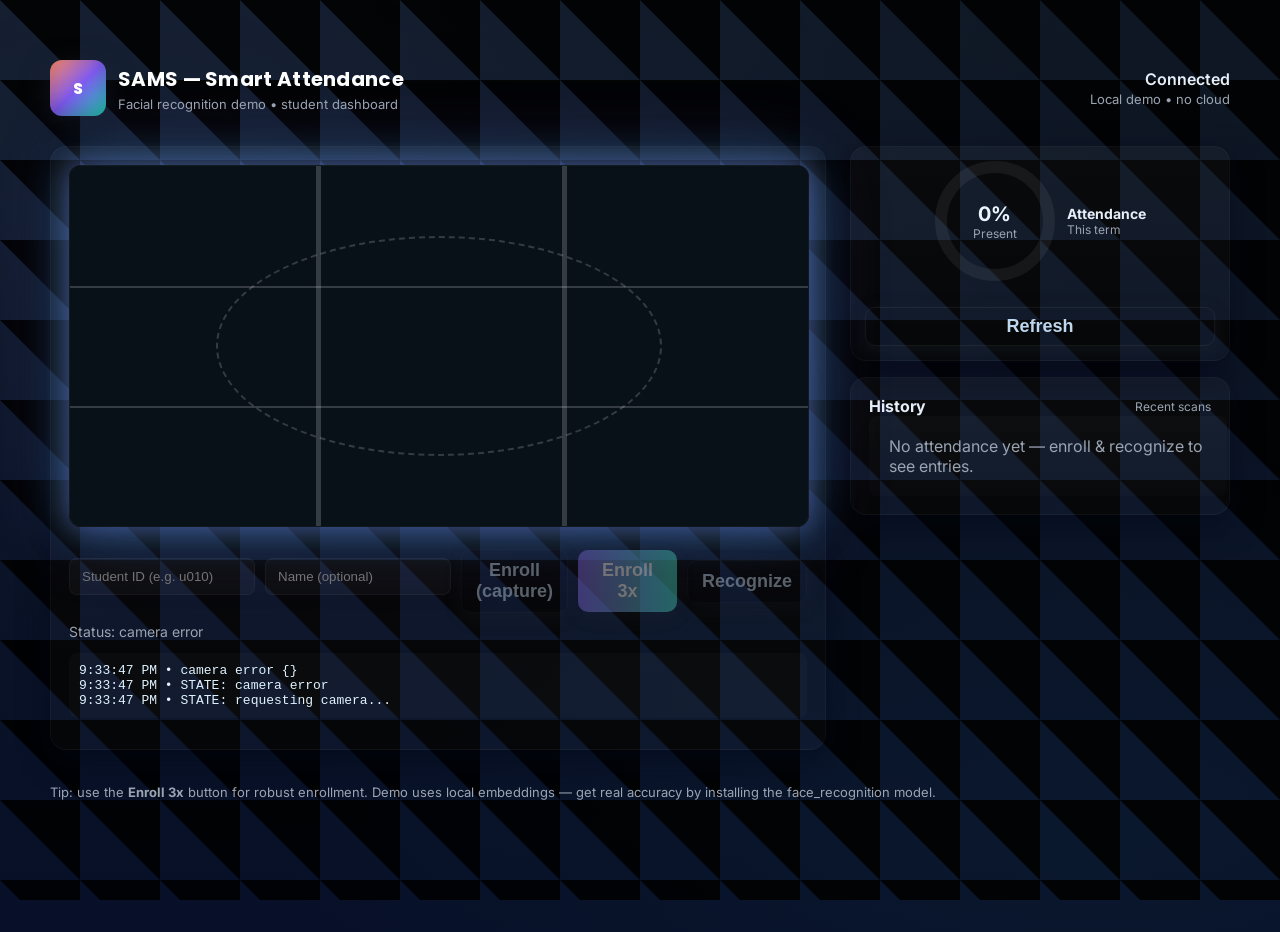
<file: Smart-attendence-system-main/SAMS-starter/frontend/index.html>
<!doctype html>
<html lang="en">
<head>
  <meta charset="utf-8" />
  <meta name="viewport" content="width=device-width,initial-scale=1" />
  <title>SAMS — Smart Attendance Demo</title>
  <link rel="stylesheet" href="style.css">

  
  <link href="https://fonts.googleapis.com/css2?family=Inter:wght@300;400;600;700&family=Poppins:wght@600;800&display=swap" rel="stylesheet">

  <style>
    :root{
      --bg1: #0f1724;
      --bg2: #071028;
      --card: rgba(255,255,255,0.06);
      --glass: rgba(255,255,255,0.06);
      --accent: linear-gradient(135deg,#7f5af0 0%, #1dd3b0 100%);
      --muted: #9aa4b2;
      --success: #21c07a;
      --danger: #ff6b6b;
    }

    html,body{
      height:100%;
      margin:0;
      font-family: "Inter", system-ui, -apple-system, "Segoe UI", Roboto, "Helvetica Neue", Arial;
      color: #e6eef8;
      background: radial-gradient(1000px 500px at 10% 10%, rgba(34,50,80,0.35), transparent),
                  radial-gradient(800px 400px at 85% 90%, rgba(17,45,62,0.25), transparent),
                  linear-gradient(180deg, var(--bg1), var(--bg2));
      -webkit-font-smoothing:antialiased;
      -moz-osx-font-smoothing:grayscale;
    }

    
    body::before{
      content:"";
      position:fixed; inset:0; pointer-events:none; z-index:0;
      background-image: url("data:image/svg+xml,%3Csvg xmlns='http://www.w3.org/2000/svg' width='80' height='80' viewBox='0 0 80 80'%3E%3Crect fill='none' width='80' height='80'/%3E%3Cpath d='M0 0 L80 0 L80 80' stroke='%231b2430' stroke-opacity='0.03' stroke-width='1'/%3E%3C/svg%3E");
      opacity:0.9;
      mix-blend-mode:overlay;
    }

    .container{
      max-width:1180px;
      margin:32px auto;
      padding:28px;
      display:grid;
      grid-template-columns: 1fr 380px;
      gap:24px;
      align-items:start;
      position:relative;
      z-index:1;
    }

    header{
      grid-column:1/-1;
      display:flex;
      align-items:center;
      justify-content:space-between;
      gap:16px;
      margin-bottom:6px;
    }

    .brand{
      display:flex;
      gap:12px;
      align-items:center;
    }
    .logo{
      width:56px; height:56px; border-radius:12px;
      background: linear-gradient(135deg,#ff8a65,#7f5af0 50%, #1dd3b0);
      box-shadow: 0 8px 30px rgba(31,41,55,0.45), inset 0 -6px 18px rgba(0,0,0,0.2);
      display:flex; align-items:center; justify-content:center;
      font-weight:800; font-family:"Poppins"; color:white;
    }
    h1{ font-family:"Poppins"; margin:0; font-size:20px; letter-spacing:0.3px; font-weight:700; color:#fff; }

    .sub{ color:var(--muted); font-size:13px; margin-top:2px; }

    /* LEFT: main card */
    .card{
      background: linear-gradient(180deg, rgba(255,255,255,0.03), rgba(255,255,255,0.02));
      border-radius:16px;
      padding:18px;
      box-shadow: 0 10px 30px rgba(2,8,23,0.5);
      border: 1px solid rgba(255,255,255,0.03);
    }

    .video-wrap{
      width:100%;
      aspect-ratio: 4/3;
      background: linear-gradient(180deg,#0a0f17,#0d141c);
      border-radius:12px;
      overflow:hidden;
      display:flex; align-items:center; justify-content:center;
      position:relative;
      border: 1px solid rgba(255,255,255,0.03);
    }

    video{
      width:100%; height:100%; object-fit:cover; display:block;
      background:#081018;
    }

    .controls{
      display:flex; gap:10px; margin-top:12px; align-items:center;
    }

    input[type="text"]{
      background: rgba(255,255,255,0.03); border:1px solid rgba(255,255,255,0.04);
      padding:10px 12px; border-radius:8px; color:#eaf6ff; outline:none; min-width:160px;
    }

    .btn{
      background: linear-gradient(90deg,#7f5af0,#1dd3b0); color:white; border:none; padding:10px 14px; border-radius:10px;
      cursor:pointer; font-weight:600; box-shadow: 0 6px 18px rgba(31,41,55,0.35);
    }
    .btn.secondary{
      background:transparent; border:1px solid rgba(255,255,255,0.06); color:#bcd7ee;
    }
    .btn:disabled{ opacity:0.45; pointer-events:none; filter:grayscale(0.2) contrast(.9); }

    .status{
      margin-top:10px; color:var(--muted); font-size:14px;
    }

    /* RIGHT: sidebar */
    .sidebar{
      display:flex; flex-direction:column; gap:16px;
    }

    .card.small{
      padding:14px;
      display:flex; flex-direction:column; gap:10px;
      align-items:center;
    }

    .progress-ring{
      width:120px; height:120px; position:relative;
    }
    .progress-center{
      position:absolute; inset:0; display:flex; align-items:center; justify-content:center; flex-direction:column;
    }
    .pct{ font-weight:700; font-size:20px; color:#eaf6ff; }
    .label{ color:var(--muted); font-size:12px; }

    .history{
      width:100%; max-height:220px; overflow:auto; border-radius:8px; padding:8px;
      background: linear-gradient(180deg, rgba(255,255,255,0.02), rgba(255,255,255,0.01));
    }
    .hist-item{ display:flex; justify-content:space-between; gap:10px; padding:8px 6px; border-bottom:1px dashed rgba(255,255,255,0.02); color:#cfe8ff; font-size:13px; }
    .hist-item small{ color:var(--muted); font-size:12px; }

    footer{ grid-column:1/-1; color:var(--muted); font-size:13px; margin-top:10px; }

    /* responsive */
    @media (max-width:980px){
      .container{ grid-template-columns: 1fr; padding:16px; }
      .sidebar{ order:2; }
    }
  </style>
</head>
<body>
  <div class="container">
    <header>
      <div class="brand">
        <div class="logo">S</div>
        <div>
          <h1>SAMS — Smart Attendance</h1>
          <div class="sub">Facial recognition demo • student dashboard</div>
        </div>
      </div>

      <div style="text-align:right">
        <div style="font-weight:600">Connected</div>
        <div class="sub">Local demo • no cloud</div>
      </div>
    </header>

    <!-- Left column -->
    <main class="card">
      <div class="video-wrap" id="videoWrap">
        <video id="video" autoplay muted playsinline></video>
        <div class="grid-overlay"></div>  
        <div class="face-guide"></div> 
      </div>

      <div class="controls" style="align-items:center;">
        <input id="studentId" type="text" placeholder="Student ID (e.g. u010)" />
        <input id="studentName" type="text" placeholder="Name (optional)" />
        <button id="enrollBtn" class="btn secondary">Enroll (capture)</button>
        <button id="enrollMultiBtn" class="btn">Enroll 3x</button>
        <button id="recognizeBtn" class="btn secondary">Recognize</button>
      </div>

      <div class="status">
        Status: <span id="state">initializing...</span>
      </div>

      <div style="margin-top:12px;">
        <pre id="log" style="background:rgba(255,255,255,0.02); padding:10px; border-radius:8px; color:#dff3ff; max-height:160px; overflow:auto;"></pre>
      </div>
    </main>

    <!-- Right column -->
    <aside class="sidebar">
      <div class="card small">
        <div style="display:flex; align-items:center; gap:12px;">
          <div class="progress-ring" id="ringWrap">
            
          </div>
          <div style="text-align:left">
            <div style="font-size:14px; font-weight:700">Attendance</div>
            <div class="label">This term</div>
          </div>
        </div>
        <div style="width:100%; display:flex; justify-content:center; margin-top:6px;">
          <button id="refreshAttendance" class="btn secondary" style="padding:8px 10px">Refresh</button>
        </div>
      </div>

      <div class="card">
        <div style="display:flex; justify-content:space-between; align-items:center;">
          <div style="font-weight:700">History</div>
          <div class="label">Recent scans</div>
        </div>
        <div class="history" id="historyList">
          <div style="padding:12px; color:var(--muted)">No attendance yet — enroll & recognize to see entries.</div>
        </div>
      </div>
    </aside>

    <footer>
      Tip: use the <strong>Enroll 3x</strong> button for robust enrollment. Demo uses local embeddings — get real accuracy by installing the face_recognition model.
    </footer>
  </div>

  <script>
  
  const stateEl = document.getElementById('state');
  const logEl = document.getElementById('log');
  const ringWrap = document.getElementById('ringWrap');
  const historyList = document.getElementById('historyList');

  function setState(s){ stateEl.innerText = s; logMsg('STATE:', s); }
  function logMsg(...args){
    console.log(...args);
    const line = document.createElement('div');
    line.textContent = (new Date().toLocaleTimeString()) + ' • ' + args.map(a => typeof a === 'object' ? JSON.stringify(a) : String(a)).join(' ');
    logEl.prepend(line);
    while(logEl.childElementCount > 60) logEl.removeChild(logEl.lastChild);
  }

  function makeRing(pct=0){
    ringWrap.innerHTML = '';
    const size=120, stroke=12;
    const radius = (size - stroke)/2;
    const c = document.createElementNS('http://www.w3.org/2000/svg','svg');
    c.setAttribute('width', size);
    c.setAttribute('height', size);
    const bg = document.createElementNS(c.namespaceURI,'circle');
    bg.setAttribute('cx',size/2); bg.setAttribute('cy',size/2); bg.setAttribute('r', radius);
    bg.setAttribute('stroke', 'rgba(255,255,255,0.06)');
    bg.setAttribute('stroke-width', stroke);
    bg.setAttribute('fill','none');
    c.appendChild(bg);
    const fg = document.createElementNS(c.namespaceURI,'circle');
    fg.setAttribute('cx',size/2); fg.setAttribute('cy',size/2); fg.setAttribute('r', radius);
    fg.setAttribute('stroke-linecap','round');
    fg.setAttribute('stroke-width', stroke);
    fg.setAttribute('fill','none');
    fg.setAttribute('stroke', 'url(#grad)');
    fg.setAttribute('transform', `rotate(-90 ${size/2} ${size/2})`);
    // gradient
    const defs = document.createElementNS(c.namespaceURI,'defs');
    const lg = document.createElementNS(c.namespaceURI,'linearGradient');
    lg.setAttribute('id','grad'); lg.setAttribute('x1','0%'); lg.setAttribute('y1','0%'); lg.setAttribute('x2','100%'); lg.setAttribute('y2','100%');
    const stop1 = document.createElementNS(c.namespaceURI,'stop'); stop1.setAttribute('offset','0%'); stop1.setAttribute('stop-color','#7f5af0');
    const stop2 = document.createElementNS(c.namespaceURI,'stop'); stop2.setAttribute('offset','100%'); stop2.setAttribute('stop-color','#1dd3b0');
    lg.appendChild(stop1); lg.appendChild(stop2); defs.appendChild(lg); c.appendChild(defs);
    c.appendChild(fg);
    // circumference
    const circ = 2 * Math.PI * radius;
    fg.setAttribute('stroke-dasharray', circ);
    const dash = circ * Math.max(0, Math.min(1, pct/100));
    fg.setAttribute('stroke-dashoffset', circ - dash);
    // append center text
    const wrapper = document.createElement('div');
    wrapper.style.position='relative';
    wrapper.style.width = size + 'px';
    wrapper.style.height = size + 'px';
    wrapper.appendChild(c);
    const center = document.createElement('div');
    center.className='progress-center';
    center.style.position='absolute'; center.style.inset='0'; center.style.display='flex'; center.style.alignItems='center'; center.style.justifyContent='center'; center.style.flexDirection='column';
    const pctEl = document.createElement('div'); pctEl.className='pct'; pctEl.textContent = Math.round(pct) + '%';
    const lbl = document.createElement('div'); lbl.className='label'; lbl.textContent = 'Present';
    center.appendChild(pctEl); center.appendChild(lbl); wrapper.appendChild(center);
    ringWrap.appendChild(wrapper);
  }

  // ---------- webcam + fetch helpers (same endpoints as backend) ----------
  const video = document.getElementById('video');
  const enrollBtn = document.getElementById('enrollBtn');
  const enrollMultiBtn = document.getElementById('enrollMultiBtn');
  const recognizeBtn = document.getElementById('recognizeBtn');
  const studentIdInput = document.getElementById('studentId');
  const studentNameInput = document.getElementById('studentName');
  const refreshAttendance = document.getElementById('refreshAttendance');

  // enable/disable UI quickly
  function setButtonsEnabled(enabled){
    [enrollBtn, enrollMultiBtn, recognizeBtn].forEach(b => b.disabled = !enabled);
  }

  async function initCamera(){
    setState('requesting camera...');
    try {
      const stream = await navigator.mediaDevices.getUserMedia({ video: { width: 960, height: 720 }, audio:false });
      video.srcObject = stream;
      video.muted = true;
      try { await video.play(); } catch(e){ console.warn('video play failed', e); }
      // wait a bit for readyState
      if (video.readyState < 2) {
        await new Promise(r => video.addEventListener('playing', r, { once:true }));
      }
      setState('camera ready');
      setButtonsEnabled(true);
      makeRing(0);
    } catch (e) {
      setState('camera error');
      logMsg('camera error', e);
      setButtonsEnabled(false);
      alert('Camera access failed: ' + (e.message || e.name));
    }
  }

  function captureBlob(){
    const canvas = document.createElement('canvas');
    canvas.width = video.videoWidth || 640;
    canvas.height = video.videoHeight || 480;
    const ctx = canvas.getContext('2d');
    ctx.drawImage(video, 0, 0, canvas.width, canvas.height);
    return new Promise(resolve => canvas.toBlob(resolve, 'image/jpeg', 0.9));
  }

  async function postFormData(url, fd){
    try {
      const res = await fetch(url, { method:'POST', body: fd });
      const text = await res.text();
      try { return { ok:res.ok, status:res.status, body: JSON.parse(text) }; }
      catch(e){ return { ok:res.ok, status:res.status, body: { raw: text } }; }
    } catch (err){
      return { ok:false, error: String(err) };
    }
  }

  // single enroll (existing)
  enrollBtn.addEventListener('click', async ()=>{
    const student_id = studentIdInput.value.trim();
    const name = studentNameInput.value.trim();
    if (!student_id) { alert('Enter student ID'); return; }
    enrollBtn.disabled = true; setState('capturing image...');
    const blob = await captureBlob();
    const fd = new FormData(); fd.append('student_id', student_id); fd.append('name', name); fd.append('image', blob, 'capture.jpg');
    const r = await postFormData('http://localhost:5000/api/enroll', fd);
    setState('response ' + (r.status || 'error'));
    logMsg({ endpoint:'/api/enroll', result: r });
    enrollBtn.disabled = false;
    // refresh attendance 
    refreshAttendanceFunc();
  });

  // enroll 
  enrollMultiBtn.addEventListener('click', async ()=>{
    const student_id = studentIdInput.value.trim();
    const name = studentNameInput.value.trim();
    if (!student_id) { alert('Enter student ID'); return; }
    enrollMultiBtn.disabled = true; setState('capturing 3 frames...');
    const blobs = [];
    for (let i=0;i<3;i++){
      const b = await captureBlob();
      blobs.push(b);
      if (i < 2) await new Promise(r=>setTimeout(r, 550));
    }
    const fd = new FormData(); fd.append('student_id', student_id); fd.append('name', name);
    blobs.forEach((b,i)=> fd.append('images', b, `capture_${i+1}.jpg`));
    setState('uploading...');
    const r = await postFormData('http://localhost:5000/api/enroll_multi', fd);
    setState('response ' + (r.status || 'error'));
    logMsg({ endpoint:'/api/enroll_multi', result: r });
    enrollMultiBtn.disabled = false;
    refreshAttendanceFunc();
  });

  // recognize
  recognizeBtn.addEventListener('click', async ()=>{
    recognizeBtn.disabled = true; setState('capturing for recognize...');
    const blob = await captureBlob();
    const fd = new FormData(); fd.append('image', blob, 'cap.jpg');
    const r = await postFormData('http://localhost:5000/api/recognize', fd);
    setState('response ' + (r.status || 'error'));
    logMsg({ endpoint:'/api/recognize', result: r });
    recognizeBtn.disabled = false;
    // if match -> update attendance immediately
    if (r.ok && r.body && r.body.matches && r.body.matches.length){
      refreshAttendanceFunc();
    }
  });

  // attendance fetch & UI refresh
  async function refreshAttendanceFunc(){
    const sid = studentIdInput.value.trim();
    if (!sid) return;
    setState('loading attendance...');
    try {
      const res = await fetch(`http://localhost:5000/api/attendance/${encodeURIComponent(sid)}`);
      const j = await res.json();
      // build history list
      historyList.innerHTML = '';
      if (!j.history || j.history.length === 0){
        historyList.innerHTML = `<div style="padding:12px;color:var(--muted)">No attendance for ${sid} yet.</div>`;
        makeRing(0);
        setState('attendance updated');
        return;
      }
      // show up to 30 most recent
      j.history.slice(0,30).forEach(rec => {
        const d = document.createElement('div'); d.className='hist-item';
        const left = document.createElement('div'); left.textContent = new Date(rec.timestamp).toLocaleString();
        const right = document.createElement('div'); right.textContent = rec.source || 'camera';
        d.appendChild(left); d.appendChild(right);
        historyList.appendChild(d);
      });
      // compute percent attendance sample
      const pct = Math.min(100, Math.round((j.history.length / 30) * 100));
      makeRing(pct);
      setState('attendance loaded');
    } catch (e){
      logMsg('attendance fetch error', e);
      setState('attendance error');
    }
  }

  refreshAttendance.addEventListener('click', refreshAttendanceFunc);

  // init on load
  setButtonsEnabled(false);
  makeRing(0);
  initCamera();

  // allow pressing Enter on studentId to refresh attendance quickly
  studentIdInput.addEventListener('keydown', (e)=>{ if (e.key === 'Enter') refreshAttendanceFunc(); });

  </script>
</body>
</html>
</file>
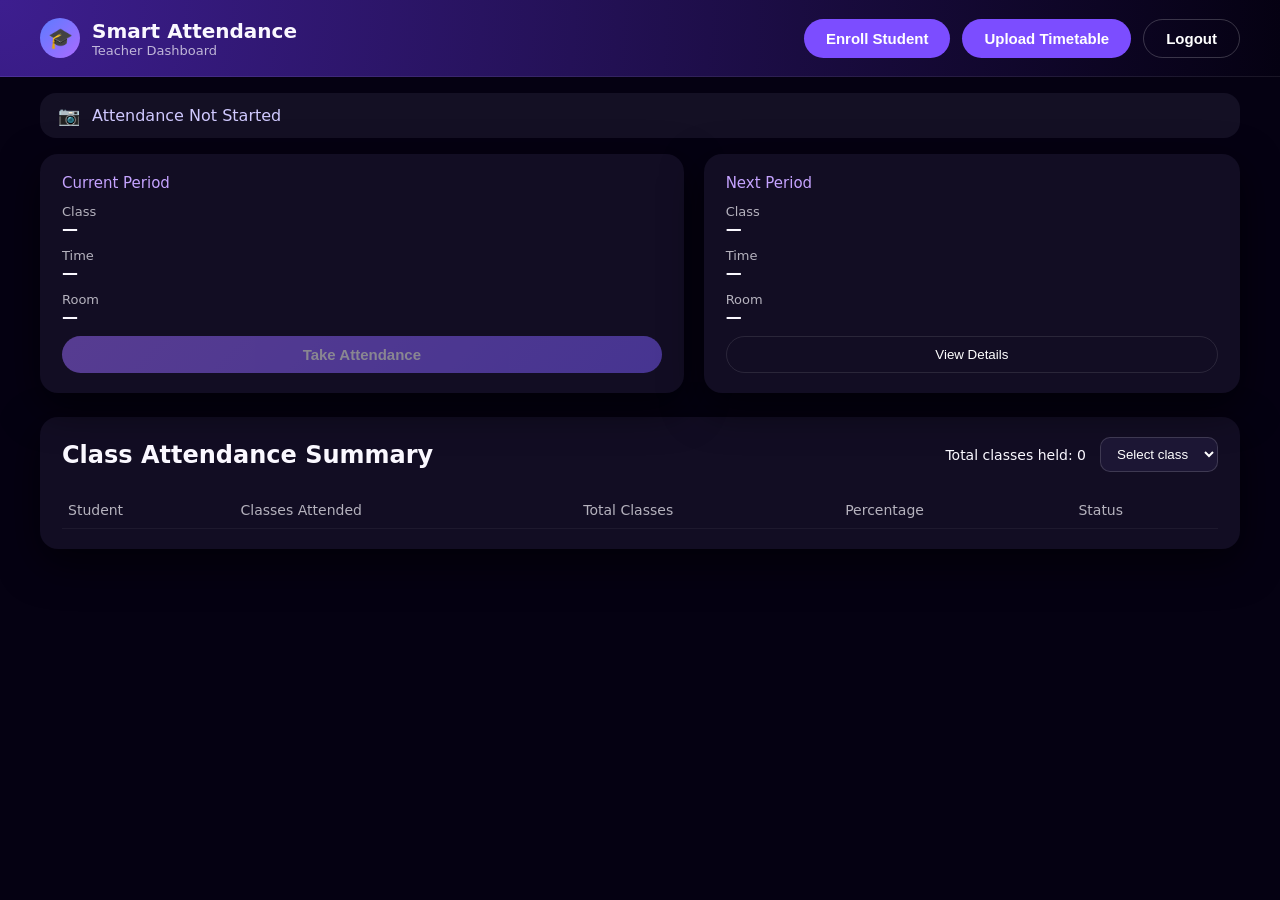
<file: Smart-attendence-system-main/SAMS-starter/frontend/dashboard.html>
<!DOCTYPE html>
<html lang="en">
<head>
  <meta charset="UTF-8" />
  <title>SAMS — Teacher Dashboard</title>
  <link rel="stylesheet" href="style.css" />
</head>
<body class="dark-body">
  <header class="top-bar">
    <div class="brand">
      <div class="logo-circle">🎓</div>
      <div>
        <div class="brand-title">Smart Attendance</div>
        <div class="brand-sub">Teacher Dashboard</div>
      </div>
    </div>

    <div class="top-actions">
      <button class="pill-btn secondary" id="enrollNavBtn">Enroll Student</button>
      <button class="pill-btn secondary" onclick="location.href='timetable_upload.html'">
        Upload Timetable</button>
      <button class="pill-btn ghost" id="logoutBtn">Logout</button>

    </div>
  </header>

  <!-- Camera status bar -->
  <section class="status-bar" id="cameraStatusBar">
    <div class="status-icon">📷</div>
    <div class="status-text" id="cameraStatusText">Attendance Not Started</div>
  </section>

  <!-- Current / Next period -->
  <main class="main-layout">

    <section class="cards-row">
      <!-- Current Period -->
      <article class="card period-card" id="currentPeriodCard">
        <div class="card-header-text">Current Period</div>
        <div class="period-detail">
          <span class="label">Class</span>
          <span class="value" id="currentClassName">—</span>
        </div>
        <div class="period-detail">
          <span class="label">Time</span>
          <span class="value" id="currentTime">—</span>
        </div>
        <div class="period-detail">
          <span class="label">Room</span>
          <span class="value" id="currentRoom">—</span>
        </div>
        <button id="takeAttendanceBtn" class="primary-btn full-width" disabled>
          Take Attendance
        </button>
      </article>

      <!-- Next Period -->
      <article class="card period-card">
        <div class="card-header-text">Next Period</div>
        <div class="period-detail">
          <span class="label">Class</span>
          <span class="value" id="nextClassName">—</span>
        </div>
        <div class="period-detail">
          <span class="label">Time</span>
          <span class="value" id="nextTime">—</span>
        </div>
        <div class="period-detail">
          <span class="label">Room</span>
          <span class="value" id="nextRoom">—</span>
        </div>
        <button class="ghost-btn full-width" id="nextDetailsBtn" disabled>
          View Details
        </button>
      </article>
    </section>

    <!-- Class Attendance Summary -->
    <section class="card summary-card">
      <div class="summary-header">
        <h2>Class Attendance Summary</h2>
        <div class="summary-controls">
          <span id="totalClassesLabel">Total classes held: 0</span>
          <select id="classSelect" class="select-input">
            <option value="">Select class</option>
          </select>
        </div>
      </div>

      <table class="summary-table">
        <thead>
          <tr>
            <th>Student</th>
            <th>Classes Attended</th>
            <th>Total Classes</th>
            <th>Percentage</th>
            <th>Status</th>
          </tr>
        </thead>
        <tbody id="attendanceBody">
          
        </tbody>
      </table>
    </section>

  </main>

  <!-- Toast for count after stop -->
  <div id="toast" class="toast hidden"></div>

  <script src="teacher.js"></script>
</body>
</html>
</file>
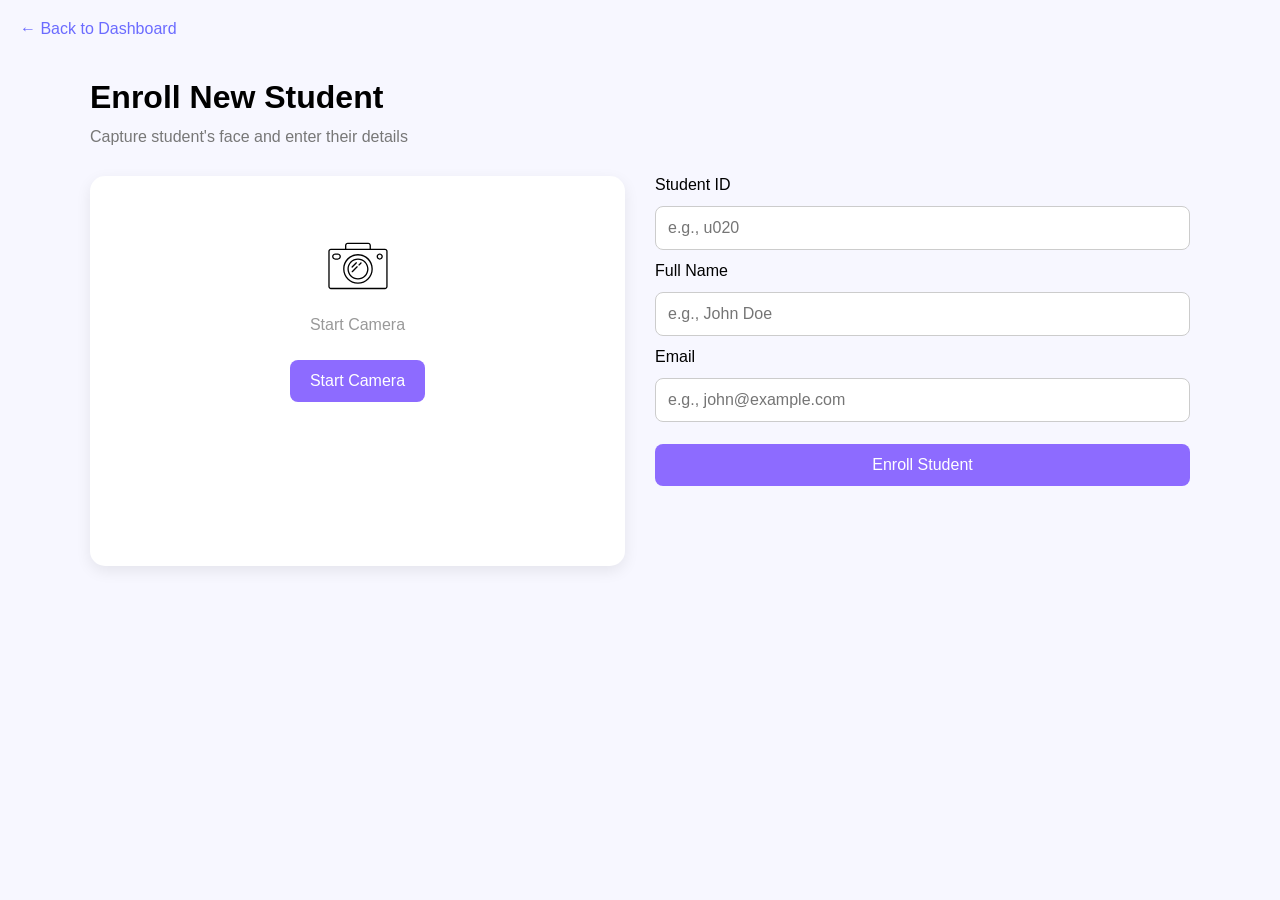
<file: Smart-attendence-system-main/SAMS-starter/frontend/enroll.html>
<!DOCTYPE html>
<html lang="en">
<head>
    <meta charset="UTF-8" />
    <meta name="viewport" content="width=device-width, initial-scale=1.0" />
    <title>Enroll Student</title>
    <link rel="stylesheet" href="enroll.css" />
</head>

<body>

    <nav class="top-nav">
        <a href="dashboard.html" class="back-btn">← Back to Dashboard</a>
    </nav>

    <div class="container">

        <h1>Enroll New Student</h1>
        <p class="subtitle">Capture student's face and enter their details</p>

        <div class="enroll-grid">

            <!-- CAMERA BOX -->
            <div class="camera-box">
                <div class="placeholder" id="cameraPlaceholder">
                    <img src="assets/icons/camera_ic.svg" width="60" />
                    <p>Start Camera</p>
                </div>
                <video id="video" autoplay></video>
                <button id="startCam" class="primary-btn">Start Camera</button>
            </div>

            <!-- FORM -->
            <div class="form-box">
                <label>Student ID</label>
                <input id="sid" type="text" placeholder="e.g., u020" />

                <label>Full Name</label>
                <input id="sname" type="text" placeholder="e.g., John Doe" />

                <label>Email</label>
                <input id="email" type="text" placeholder="e.g., john@example.com" />

                <button id="enrollBtn" class="primary-btn full">Enroll Student</button>
            </div>

        </div>

        <p id="status" class="status"></p>


    </div>

    <script src="enroll.js"></script>
</body>
</html>
</file>
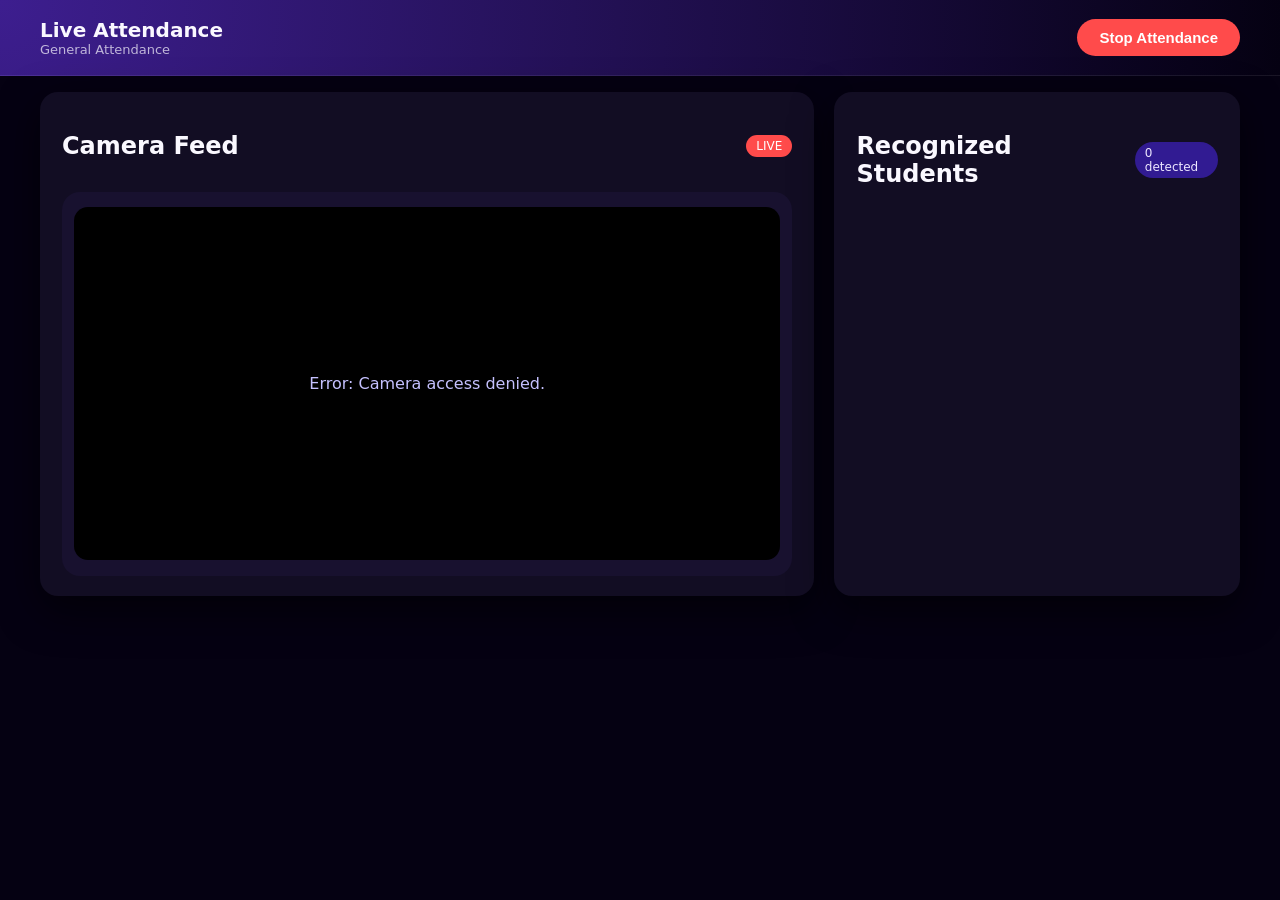
<file: Smart-attendence-system-main/SAMS-starter/frontend/live.html>
<!DOCTYPE html>
<html lang="en">
<head>
  <meta charset="UTF-8" />
  <title>SAMS — Live Attendance</title>
  <link rel="stylesheet" href="style.css" />
</head>
<body class="dark-body">

  <header class="top-bar">
    <div>
      <div class="brand-title">Live Attendance</div>
      <div class="brand-sub" id="liveClassLabel">Class —</div>
    </div>
    <button id="stopBtn" class="pill-btn danger">Stop Attendance</button>
  </header>

  <main class="live-layout">
    <!-- Camera Feed -->
    <section class="card camera-card">
      <div class="card-header-row">
        <h2>Camera Feed</h2>
        <span class="badge-live" id="liveIndicator">LIVE</span>
      </div>
      <div class="camera-wrapper">
        <video id="liveVideo" autoplay muted playsinline></video>
        <div id="cameraOverlay" class="camera-overlay">Scanning for faces...</div>
      </div>
    </section>

    <!-- Recognized Students -->
    <section class="card recognized-card">
      <div class="card-header-row">
        <h2>Recognized Students</h2>
        <span class="badge-count" id="recognizedCount">0 detected</span>
      </div>
      <div id="recognizedList" class="recognized-list">
        <!-- items filled by JS -->
      </div>
    </section>
  </main>

  <script src="live.js"></script>
</body>
</html>
</file>
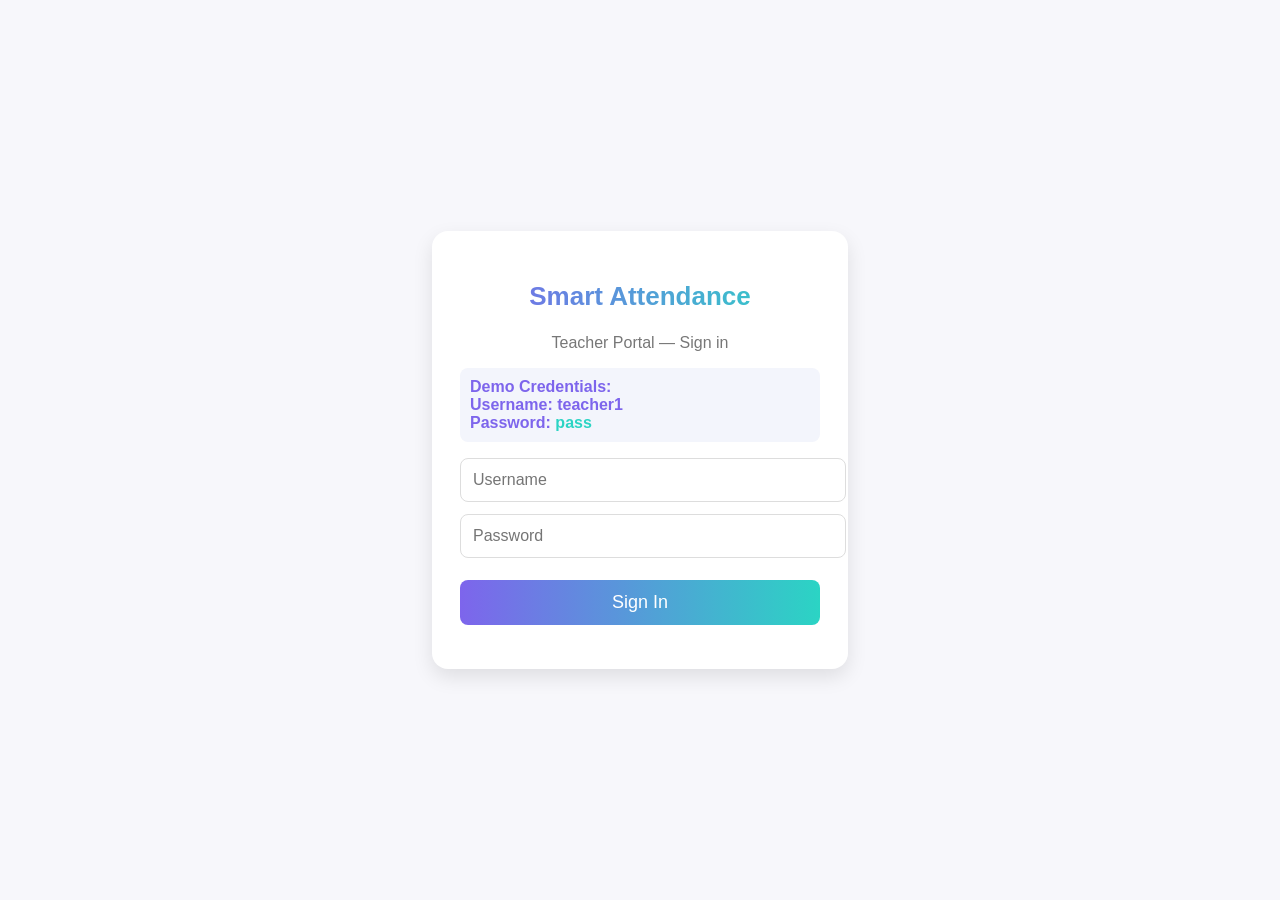
<file: Smart-attendence-system-main/SAMS-starter/frontend/login.html>
<!DOCTYPE html>
<html lang="en">
<head>
  <meta charset="UTF-8" />
  <title>Teacher Login - Smart Attendance</title>
  <link rel="stylesheet" href="style.css">
</head>

<body class="login-body">
  <div class="login-card">
    <h2 class="login-title">Smart Attendance</h2>
    <p class="login-subtitle">Teacher Portal — Sign in</p>

    <div class="demo-box">
      <b class="purple">Demo Credentials:</b><br>
      <b class="purple">Username: <span class="purple">teacher1</span></b><br>
      <b class="purple">Password: <span class="teal">pass</span></b>
    </div>

    <div class="input-group">
      <input type="text" id="username" placeholder="Username">
    </div>

    <div class="input-group">
      <input type="password" id="password" placeholder="Password">
    </div>

   <button type="button" class="btn" onclick="loginTeacher()">Sign In</button>

    <p id="login-error" class="error"></p>
  </div>

  <script src="login.js"></script>
</body>
</html>
</file>
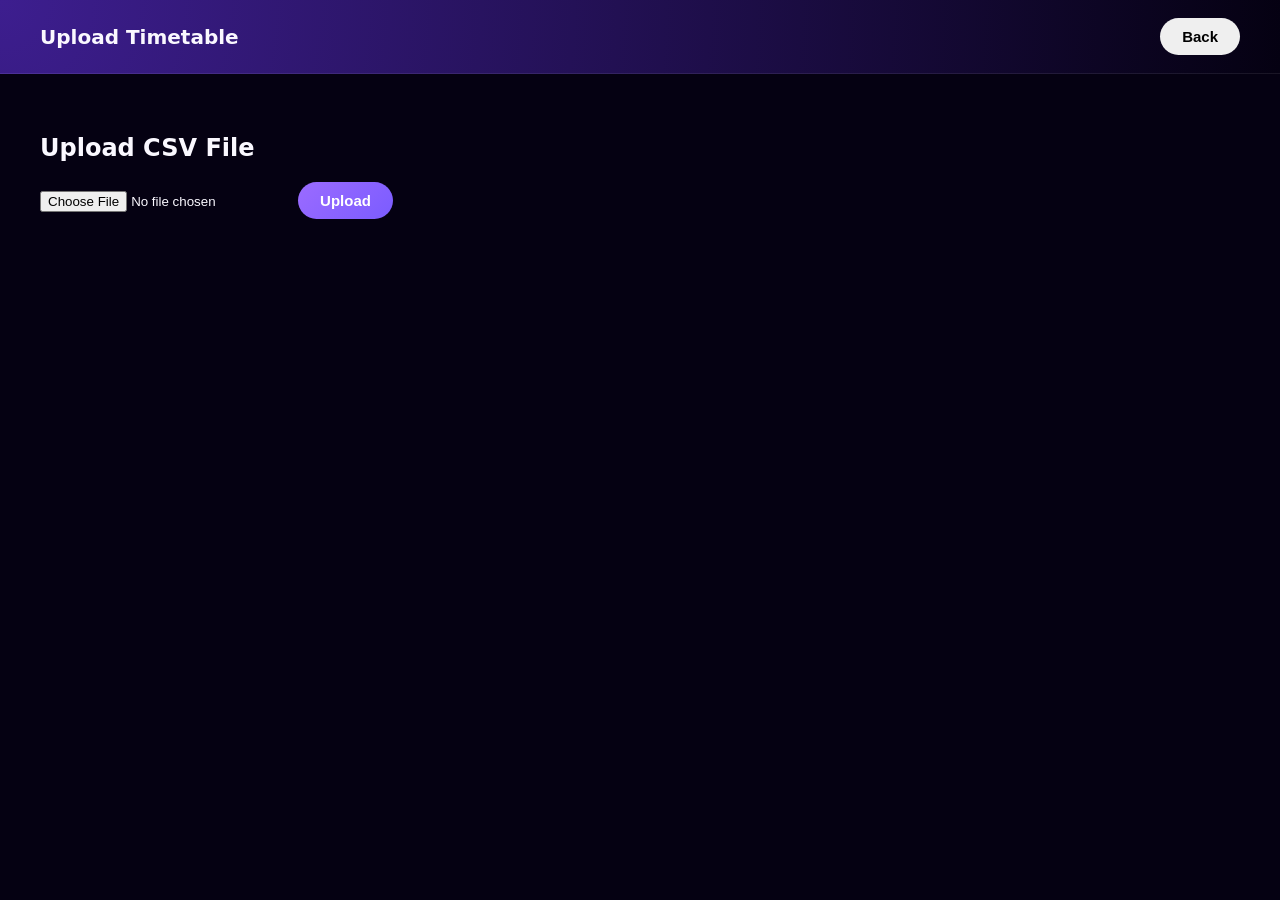
<file: Smart-attendence-system-main/SAMS-starter/frontend/timetable_upload.html>
<!DOCTYPE html>
<html>
<head>
  <title>Upload Timetable</title>
  <link rel="stylesheet" href="style.css">
</head>
<body class="dark-body">

<header class="top-bar">
  <div class="brand-title">Upload Timetable</div>
  <button class="pill-btn" onclick="location.href='dashboard.html'">Back</button>
</header>

<main style="padding:40px;">
  <h2>Upload CSV File</h2>
  <input type="file" id="fileInput" accept=".csv">

  <button class="primary-btn" id="uploadBtn">Upload</button>

  <div id="uploadResult" style="margin-top:20px;font-size:18px;"></div>
</main>

<script>
const API="http://localhost:5000";

document.getElementById("uploadBtn").onclick = async () => {
    const file = document.getElementById("fileInput").files[0];
    if(!file) return alert("Select CSV first");

    let fd = new FormData();
    fd.append("file", file);

    const res = await fetch(`${API}/api/upload_timetable`,{
        method:"POST",
        body:fd
    });

    const d = await res.json();
const count = d.created_periods ?? d.uploaded ?? 0;

document.getElementById("uploadResult").innerHTML =
  `<span style="color:#9b6bff;">Uploaded <b>${count}</b> entries successfully</span>
   <br><small style="color:#ccc;">Raw response: ${JSON.stringify(d)}</small>`;

};
</script>
</body>
</html>
</file>
<file: Smart-attendence-system-main/SAMS-starter/frontend/style.css>
/* ======================
   GLOBAL STYLES
====================== */
:root{
  --bg1: #0f1724;
  --bg2: #071028;
  --glow1: #7f5af0;
  --glow2: #1dd3b0;
}

/* PAGE BACKGROUND */
body{
  margin:0;
  font-family: "Inter", sans-serif;
  background: linear-gradient(180deg, var(--bg1), var(--bg2));
  color:#e6eef8;
  -webkit-font-smoothing: antialiased;
}

/* ======================
   VIDEO WRAP (Glow Box)
====================== */

.video-wrap{
  width:480px;
  height:360px;
  background:#0b111a;
  border-radius:14px;
  overflow:hidden;
  position:relative;
  flex-shrink:0;

  /* GLOW SHADOW */
  box-shadow:
    0 0 25px rgba(127,90,240,0.4),
    0 0 45px rgba(29,211,176,0.35),
    0 0 80px rgba(127,90,240,0.25);
}

/* VIDEO NEVER RESIZES */
video{
  width:100%;
  height:100%;
  object-fit:cover;
  display:block;
  background:#000;
}

/* ======================
   GRIDLINES OVERLAY
====================== */

.grid-overlay{
  position:absolute;
  inset:0;
  pointer-events:none;
  z-index:5;

  background:
    /* Vertical lines */
    linear-gradient(to right,
      transparent 33.33%,
      rgba(255,255,255,0.18) 33.33%,
      rgba(255,255,255,0.18) 34%,
      transparent 34%,

      transparent 66.66%,
      rgba(255,255,255,0.18) 66.66%,
      rgba(255,255,255,0.18) 67.3%,
      transparent 67.3%
    ),

    /* Horizontal lines */
    linear-gradient(to bottom,
      transparent 33.33%,
      rgba(255,255,255,0.18) 33.33%,
      rgba(255,255,255,0.18) 34%,
      transparent 34%,

      transparent 66.66%,
      rgba(255,255,255,0.18) 66.66%,
      rgba(255,255,255,0.18) 67.3%,
      transparent 67.3%
    );
}

/* ======================
   OPTIONAL FACE GUIDE (Circle)
====================== */

.face-guide{
  position:absolute;
  inset:0;
  pointer-events:none;
  z-index:6;

  border:2px dashed rgba(255,255,255,0.18);
  border-radius:50%;
  width:60%;
  height:60%;
  margin:auto;
  top:0; left:0; bottom:0; right:0;
}

/* LOGIN PAGE */
.login-body {
  display:flex;
  justify-content:center;
  align-items:center;
  height:100vh;
  background:#f7f7fb;
}

.login-card {
  width:360px;
  padding:28px;
  background:white;
  border-radius:16px;
  box-shadow:0 8px 20px rgba(0,0,0,0.1);
  text-align:center;
}

.login-title {
  font-size:26px;
  font-weight:700;
  background:linear-gradient(90deg,#7d65ec,#2bd4c4);
  -webkit-background-clip:text;
  color:transparent;
}

.login-subtitle {
  color:#777;
  margin-top:4px;
  margin-bottom:16px;
}

.demo-box {
  padding:10px;
  background:#f3f5fc;
  border-radius:8px;
  margin-bottom:16px;
  text-align:left;
}

.purple { color:#7d65ec; }
.teal { color:#2bd4c4; }

.input-group input {
  width:100%;
  padding:12px;
  border:1px solid #ddd;
  border-radius:8px;
  margin-bottom:12px;
  font-size:16px;
}

.btn {
  width:100%;
  background:linear-gradient(90deg,#7d65ec,#2bd4c4);
  color:white;
  padding:12px;
  border:none;
  border-radius:8px;
  font-size:18px;
  cursor:pointer;
  margin-top:10px;
}

.error {
  margin-top:10px;
  color:#e63946;
}

/* DASHBOARD */
.dash-body {
  font-family:Arial;
  padding:20px;
}

.dash-header {
  display:flex;
  justify-content:space-between;
  align-items:center;
}

.logout-btn {
  padding:10px 16px;
  background:#ff4444;
  color:white;
  border:none;
  border-radius:6px;
  cursor:pointer;
}

table {
  width:100%;
  border-collapse:collapse;
  margin-top:20px;
}

table th, table td {
  padding:12px;
  border-bottom:1px solid #ddd;
  text-align:left;
}

/* === Global dark theme === */
.dark-body {
  margin: 0;
  font-family: system-ui, -apple-system, BlinkMacSystemFont, "Segoe UI", sans-serif;
  background: #050112;
  color: #faf8ff;
}

/* Top bar */
.top-bar {
  display: flex;
  justify-content: space-between;
  align-items: center;
  padding: 18px 40px;
  background: radial-gradient(circle at top left, #3d1e8f, #050112);
  border-bottom: 1px solid rgba(255,255,255,0.08);
}

.brand {
  display: flex;
  align-items: center;
  gap: 12px;
}

.logo-circle {
  width: 40px;
  height: 40px;
  border-radius: 999px;
  background: linear-gradient(135deg,#5c7bff,#ab6bff);
  display:flex;
  align-items:center;
  justify-content:center;
  font-size: 20px;
}

.brand-title {
  font-weight: 700;
  font-size: 20px;
}

.brand-sub {
  font-size: 13px;
  opacity: 0.7;
}

.top-actions {
  display: flex;
  gap: 12px;
}

/* Buttons */
.primary-btn,
.pill-btn {
  border: none;
  border-radius: 999px;
  padding: 10px 22px;
  font-size: 15px;
  cursor: pointer;
  font-weight: 600;
}

.primary-btn {
  background: linear-gradient(135deg,#9b6bff,#7b5cff);
  color: #fff;
}

.primary-btn:disabled {
  opacity: 0.5;
  cursor: default;
}

.pill-btn.secondary {
  background: #7c4dff;
  color: #fff;
}

.pill-btn.ghost {
  background: transparent;
  color: #fff;
  border: 1px solid rgba(255,255,255,0.2);
}

.pill-btn.danger {
  background: #ff4b4b;
  color: #fff;
}

.ghost-btn {
  border-radius: 999px;
  padding: 10px 22px;
  border: 1px solid rgba(255,255,255,0.1);
  background: transparent;
  color: #fff;
  cursor: pointer;
}

.full-width {
  width: 100%;
}

/* Status bar */
.status-bar {
  margin: 16px 40px 0;
  padding: 12px 18px;
  border-radius: 16px;
  background: #141024;
  display: flex;
  align-items: center;
  gap: 12px;
  color: #d0c9ff;
}

.status-icon {
  font-size: 18px;
}

.main-layout {
  padding: 16px 40px 40px;
}

/* Cards */
.card {
  background: #120d23;
  border-radius: 18px;
  padding: 20px 22px;
  box-shadow: 0 14px 40px rgba(0,0,0,0.6);
}

.cards-row {
  display: grid;
  grid-template-columns: 1.2fr 1fr;
  gap: 20px;
  margin-bottom: 24px;
}

.card-header-text {
  color: #c5a3ff;
  font-size: 15px;
  margin-bottom: 12px;
}

.period-card .period-detail {
  margin-bottom: 10px;
}

.period-card .label {
  display: block;
  font-size: 13px;
  opacity: 0.7;
}

.period-card .value {
  font-size: 16px;
  font-weight: 600;
}

/* Summary */
.summary-card {
  margin-top: 10px;
}

.summary-header {
  display:flex;
  justify-content: space-between;
  align-items: center;
  margin-bottom: 16px;
}

.summary-header h2 {
  margin: 0;
}

.summary-controls {
  display:flex;
  align-items:center;
  gap: 14px;
  font-size: 14px;
}

.select-input {
  background: #1c1634;
  color: #fff;
  border-radius: 10px;
  border: 1px solid rgba(255,255,255,0.15);
  padding: 8px 12px;
}

/* Summary table */
.summary-table {
  width: 100%;
  border-collapse: collapse;
  font-size: 14px;
}

.summary-table th,
.summary-table td {
  padding: 10px 6px;
  text-align: left;
  border-bottom: 1px solid rgba(255,255,255,0.05);
}

.summary-table th {
  font-weight: 500;
  opacity: 0.7;
}

/* Badges for status */
.badge {
  padding: 4px 10px;
  border-radius: 999px;
  font-size: 12px;
  font-weight: 600;
}

.badge.good {
  background: rgba(80, 250, 123, 0.15);
  color: #3ddf7a;
}

.badge.warning {
  background: rgba(255, 214, 102, 0.15);
  color: #ffd666;
}

.badge.critical {
  background: rgba(255, 99, 132, 0.18);
  color: #ff6b81;
}

/* Live layout */
.live-layout {
  display: grid;
  grid-template-columns: 2.1fr 1.1fr;
  gap: 20px;
  padding: 16px 40px 40px;
}

.camera-card .camera-wrapper {
  margin-top: 12px;
  background: #18112f;
  border-radius: 18px;
  padding: 12px;
  position: relative;
  min-height: 360px;
  display:flex;
  align-items:center;
  justify-content:center;
}

#liveVideo {
  width: 100%;
  max-height: 420px;
  border-radius: 14px;
  background: #000;
}

.camera-overlay {
  position:absolute;
  inset: 16px;
  display:flex;
  align-items:center;
  justify-content:center;
  color:#c5c1ff;
  font-size: 16px;
  pointer-events:none;
}

.card-header-row {
  display:flex;
  align-items:center;
  justify-content: space-between;
}

.badge-live {
  background: #ff4b4b;
  color:#fff;
  padding: 4px 10px;
  border-radius: 999px;
  font-size: 12px;
}

.badge-count {
  background:#311b92;
  color:#ede7ff;
  padding:4px 10px;
  border-radius:999px;
  font-size:12px;
}

.recognized-card {
  min-height: 360px;
}

.recognized-list {
  margin-top: 10px;
  max-height: 420px;
  overflow-y: auto;
  display:flex;
  flex-direction:column;
  gap:10px;
}

.recognized-item {
  padding: 10px 12px;
  border-radius: 12px;
  background:#1b1532;
  display:flex;
  justify-content:space-between;
  align-items:center;
  font-size: 14px;
}

.recognized-meta {
  font-size:11px;
  opacity:0.7;
}

/* Toast */
.toast {
  position: fixed;
  right: 24px;
  bottom: 24px;
  min-width: 240px;
  max-width: 320px;
  background: #18112f;
  color: #fff;
  padding: 12px 18px;
  border-radius: 12px;
  box-shadow: 0 12px 35px rgba(0,0,0,0.7);
  font-size: 14px;
  opacity: 0;
  transform: translateY(20px);
  transition: opacity 0.25s ease, transform 0.25s ease;
  z-index: 2000;
}

.toast.show {
  opacity: 1;
  transform: translateY(0);
}

.toast.hidden {
  display: none;
}
</file>
<file: Smart-attendence-system-main/SAMS-starter/frontend/enroll.css>
body {
    font-family: Inter, sans-serif;
    margin: 0;
    background: #f7f7ff;
}

.top-nav {
    padding: 20px;
}

.back-btn {
    text-decoration: none;
    color: #6b6bff;
    font-size: 16px;
    font-weight: 500;
}

.container {
    max-width: 1100px;
    margin: 20px auto;
}

h1 {
    font-size: 32px;
}

.subtitle {
    margin-top: -10px;
    color: #777;
}

.enroll-grid {
    margin-top: 30px;
    display: grid;
    grid-template-columns: 1fr 1fr;
    gap: 30px;
}

.camera-box {
    background: #fff;
    border-radius: 15px;
    padding: 20px;
    text-align: center;
    min-height: 350px;
    box-shadow: 0 5px 15px rgba(0,0,0,0.08);
}

.placeholder {
    padding-top: 40px;
    color: #999;
}

#video {
    width: 100%;
    display: none;
    border-radius: 12px;
}

.form-box {
    display: flex;
    flex-direction: column;
    gap: 12px;
}

input {
    padding: 12px;
    border-radius: 8px;
    border: 1px solid #ccc;
    font-size: 16px;
}

.primary-btn {
    margin-top: 10px;
    padding: 12px 20px;
    background: #8d6bff;
    border-radius: 8px;
    border: none;
    font-size: 16px;
    color: #fff;
    cursor: pointer;
    transition: 0.2s;
}

.primary-btn:hover {
    background: #7e5cfb;
}

.full {
    width: 100%;
}

.status {
    margin-top: 20px;
    font-size: 18px;
    color: #333;
}
.status.success {
    color: #28c76f;
}
.status.error {
    color: #ff6b6b;
}
</file>
